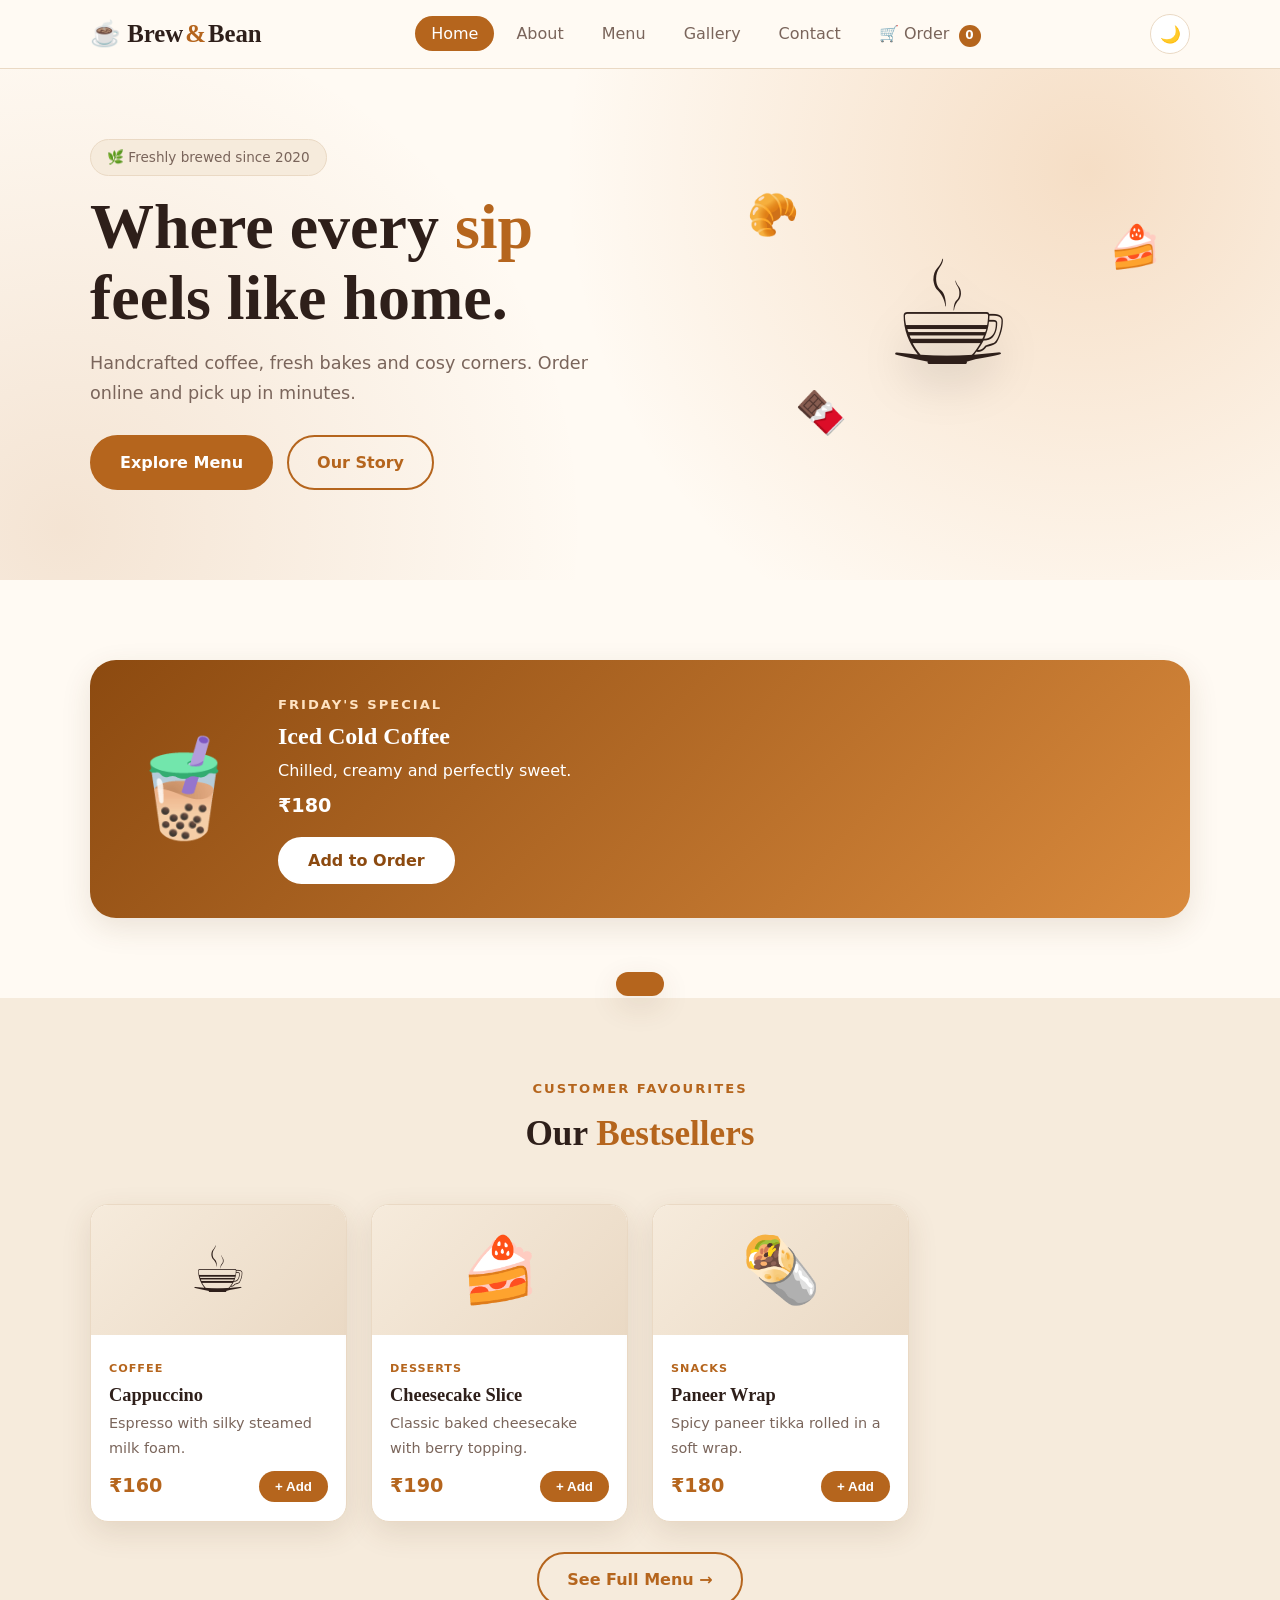
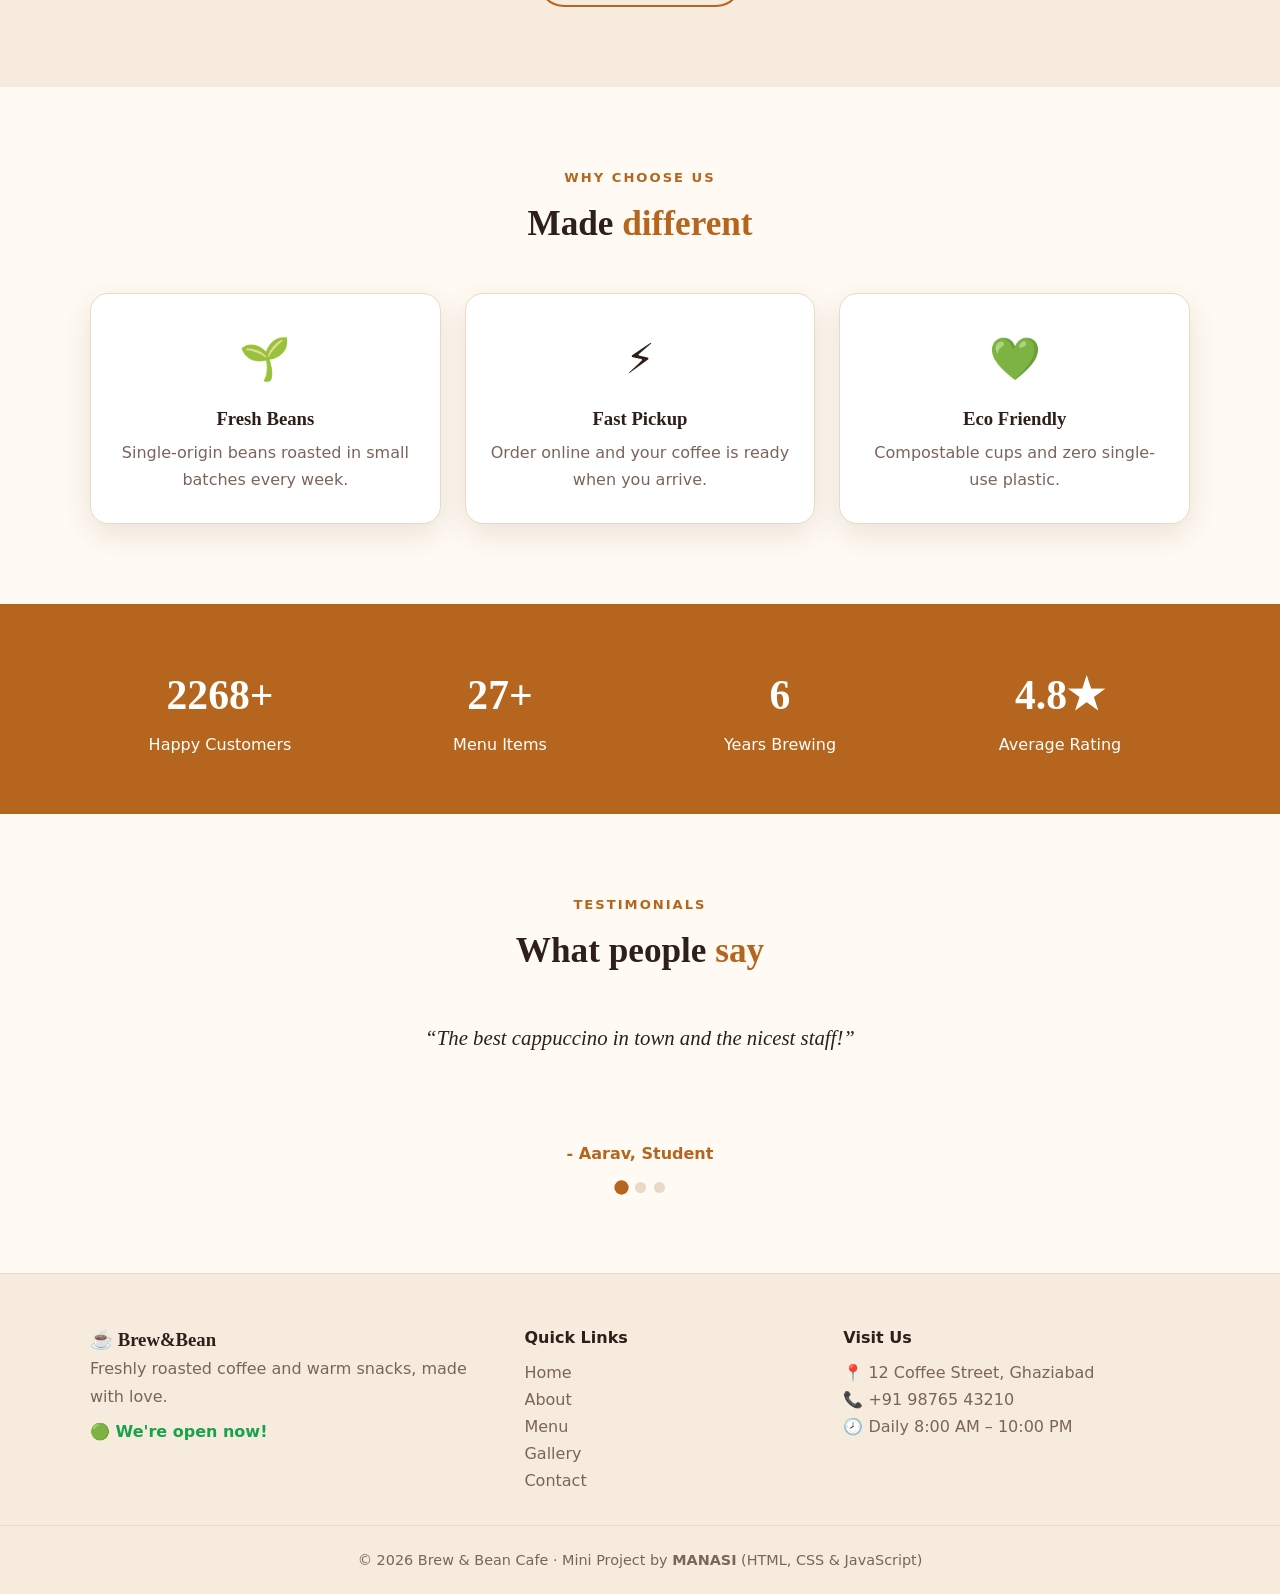
<file: brew-and-bean/index.html>
<!DOCTYPE html>
<html lang="en">
<head>
  <meta charset="UTF-8">
  <meta name="viewport" content="width=device-width, initial-scale=1.0">
  <meta name="description" content="Brew &amp; Bean Cafe - fresh coffee, snacks and desserts.">
  <title>Home | Brew &amp; Bean Cafe</title>
  <link rel="stylesheet" href="css/style.css">
</head>
<body>
  <header id="header">
    <nav class="navbar container" aria-label="Main navigation">
      <a href="index.html" class="logo">☕ Brew<span>&amp;</span>Bean</a>
      <ul class="nav-links" id="navLinks">
        <li><a href="index.html" class='active'>Home</a></li>
        <li><a href="about.html">About</a></li>
        <li><a href="menu.html">Menu</a></li>
        <li><a href="gallery.html">Gallery</a></li>
        <li><a href="contact.html">Contact</a></li>
        <li><a href="order.html" class="cart-link">🛒 Order <b id="cartCount">0</b></a></li>
      </ul>
      <div class="nav-actions">
        <button id="themeToggle" class="icon-btn" title="Toggle dark mode" aria-label="Toggle theme">🌙</button>
        <button id="menuBtn" class="icon-btn menu-btn" title="Menu" aria-label="Open menu">☰</button>
      </div>
    </nav>
  </header>

  <main>

    <section class="hero">
      <div class="container hero-grid">
        <div class="hero-text">
          <span class="chip">🌿 Freshly brewed since 2020</span>
          <h1>Where every <span class="accent">sip</span> feels like home.</h1>
          <p class="lead">Handcrafted coffee, fresh bakes and cosy corners. Order online and pick up in minutes.</p>
          <div class="btn-row">
            <a href="menu.html" class="btn btn-primary">Explore Menu</a>
            <a href="about.html" class="btn btn-outline">Our Story</a>
          </div>
        </div>
        <div class="hero-visual">
          <div class="cup">☕</div>
          <span class="float f1">🥐</span><span class="float f2">🍰</span><span class="float f3">🍫</span>
        </div>
      </div>
    </section>

    <section class="section special">
      <div class="container">
        <div class="special-card reveal">
          <div class="special-emoji" id="specialEmoji">⭐</div>
          <div>
            <p class="kicker" id="specialDay">Today's Special</p>
            <h2 id="specialName">Loading...</h2>
            <p id="specialDesc"></p>
            <p class="price" id="specialPrice"></p>
            <button class="btn btn-primary" id="specialBtn">Add to Order</button>
          </div>
        </div>
      </div>
    </section>

    <section class="section alt">
      <div class="container">
        <p class="kicker center reveal">Customer Favourites</p>
        <h2 class="title reveal">Our <span class="accent">Bestsellers</span></h2>
        <div id="featuredGrid" class="grid"></div>
        <p class="center reveal"><a href="menu.html" class="btn btn-outline">See Full Menu →</a></p>
      </div>
    </section>

    <section class="section">
      <div class="container">
        <p class="kicker center reveal">Why Choose Us</p>
        <h2 class="title reveal">Made <span class="accent">different</span></h2>
        <div class="features">
          <div class="feature reveal"><span>🌱</span><h3>Fresh Beans</h3><p>Single-origin beans roasted in small batches every week.</p></div>
          <div class="feature reveal"><span>⚡</span><h3>Fast Pickup</h3><p>Order online and your coffee is ready when you arrive.</p></div>
          <div class="feature reveal"><span>💚</span><h3>Eco Friendly</h3><p>Compostable cups and zero single-use plastic.</p></div>
        </div>
      </div>
    </section>

    <section class="section stats-band">
      <div class="container stats">
        <div><h3><span class="counter" data-target="5000">0</span>+</h3><p>Happy Customers</p></div>
        <div><h3><span class="counter" data-target="40">0</span>+</h3><p>Menu Items</p></div>
        <div><h3><span class="counter" data-target="6">0</span></h3><p>Years Brewing</p></div>
        <div><h3><span class="counter" data-target="4">0</span>.8★</h3><p>Average Rating</p></div>
      </div>
    </section>

    <section class="section">
      <div class="container">
        <p class="kicker center reveal">Testimonials</p>
        <h2 class="title reveal">What people <span class="accent">say</span></h2>
        <div class="slider reveal">
          <blockquote id="quoteText"></blockquote>
          <p id="quoteBy" class="quote-by"></p>
          <div class="dots" id="quoteDots"></div>
        </div>
      </div>
    </section>

  </main>

  <footer>
    <div class="container footer-grid">
      <div>
        <h3>☕ Brew&amp;Bean</h3>
        <p>Freshly roasted coffee and warm snacks, made with love.</p>
        <p id="openStatus" class="status"></p>
      </div>
      <div>
        <h4>Quick Links</h4>
        <ul>
          <li><a href="index.html">Home</a></li>
          <li><a href="about.html">About</a></li>
          <li><a href="menu.html">Menu</a></li>
          <li><a href="gallery.html">Gallery</a></li>
          <li><a href="contact.html">Contact</a></li>
        </ul>
      </div>
      <div>
        <h4>Visit Us</h4>
        <p>📍 12 Coffee Street, Ghaziabad</p>
        <p>📞 +91 98765 43210</p>
        <p>🕗 Daily 8:00 AM – 10:00 PM</p>
      </div>
    </div>
    <p class="copy">&copy; <span id="year"></span> Brew &amp; Bean Cafe · Mini Project by <b>MANASI</b> (HTML, CSS &amp; JavaScript)</p>
  </footer>

  <button id="toTop" class="to-top" title="Back to top" aria-label="Back to top">↑</button>
  <div id="toast" class="toast"></div>
  <script src="js/script.js"></script>
</body>
</html>
</file>
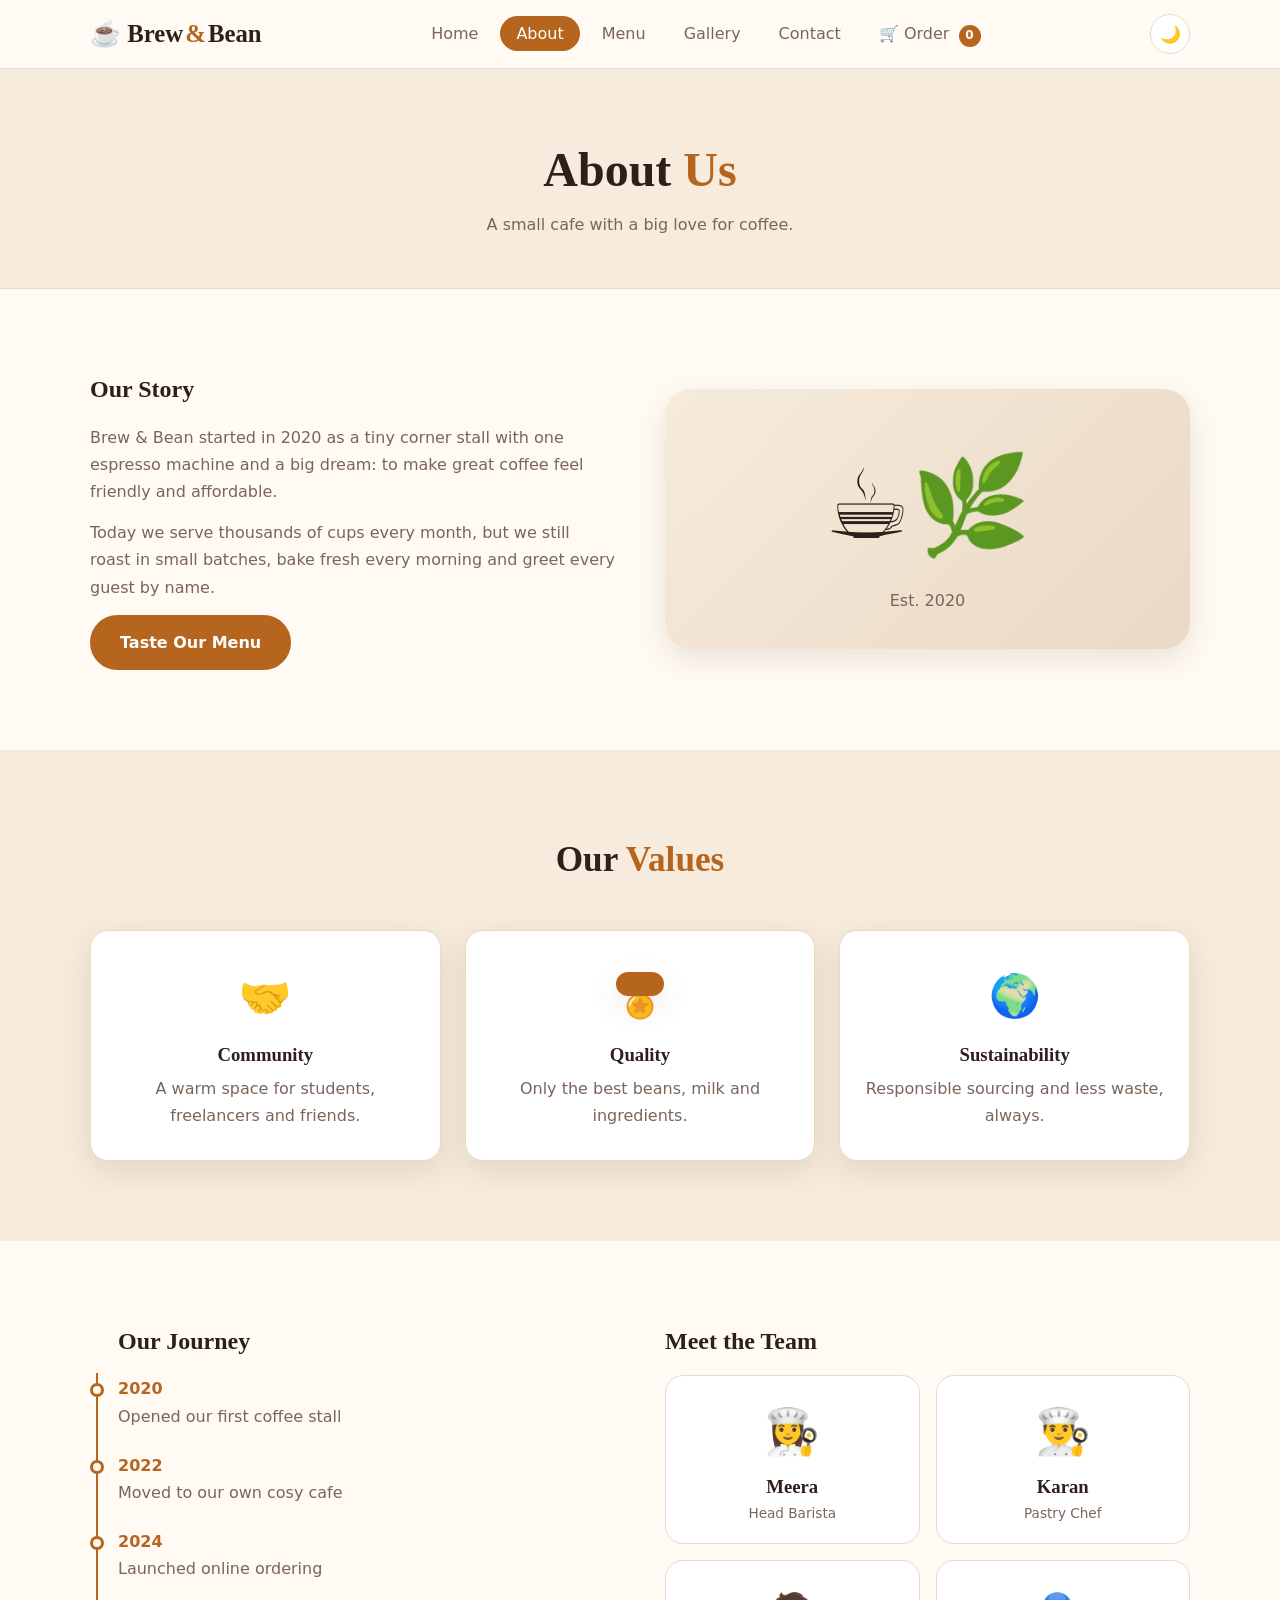
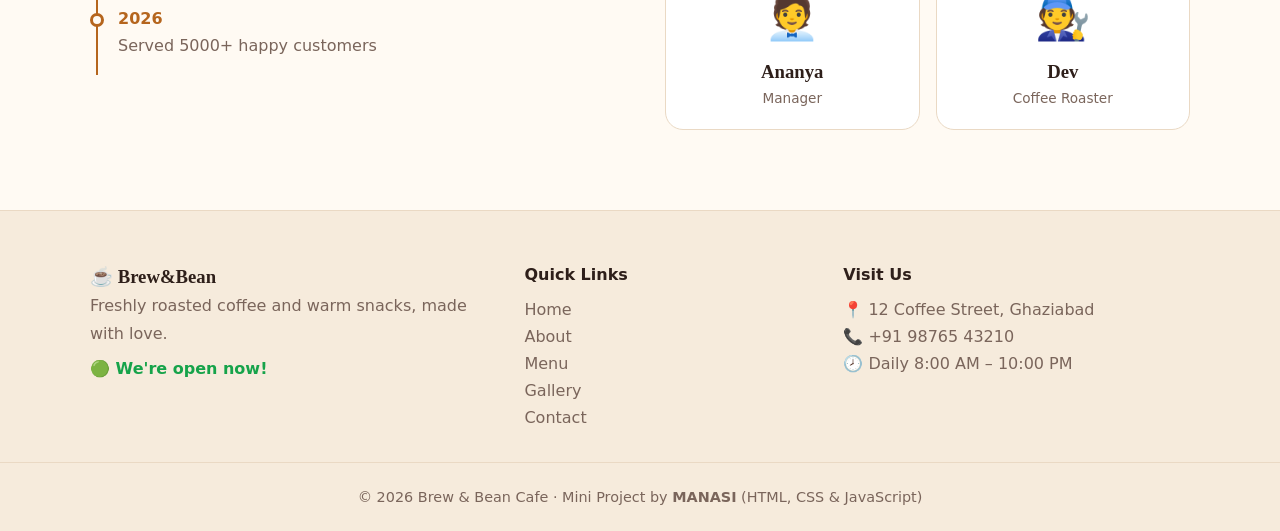
<file: brew-and-bean/about.html>
<!DOCTYPE html>
<html lang="en">
<head>
  <meta charset="UTF-8">
  <meta name="viewport" content="width=device-width, initial-scale=1.0">
  <meta name="description" content="Brew &amp; Bean Cafe - fresh coffee, snacks and desserts.">
  <title>About | Brew &amp; Bean Cafe</title>
  <link rel="stylesheet" href="css/style.css">
</head>
<body>
  <header id="header">
    <nav class="navbar container" aria-label="Main navigation">
      <a href="index.html" class="logo">☕ Brew<span>&amp;</span>Bean</a>
      <ul class="nav-links" id="navLinks">
        <li><a href="index.html">Home</a></li>
        <li><a href="about.html" class='active'>About</a></li>
        <li><a href="menu.html">Menu</a></li>
        <li><a href="gallery.html">Gallery</a></li>
        <li><a href="contact.html">Contact</a></li>
        <li><a href="order.html" class="cart-link">🛒 Order <b id="cartCount">0</b></a></li>
      </ul>
      <div class="nav-actions">
        <button id="themeToggle" class="icon-btn" title="Toggle dark mode" aria-label="Toggle theme">🌙</button>
        <button id="menuBtn" class="icon-btn menu-btn" title="Menu" aria-label="Open menu">☰</button>
      </div>
    </nav>
  </header>

  <main>

    <section class="page-banner"><div class="container"><h1>About <span class="accent">Us</span></h1><p>A small cafe with a big love for coffee.</p></div></section>

    <section class="section">
      <div class="container two-col">
        <div class="reveal">
          <h2>Our Story</h2>
          <p>Brew &amp; Bean started in 2020 as a tiny corner stall with one espresso machine and a big dream: to make great coffee feel friendly and affordable.</p>
          <p>Today we serve thousands of cups every month, but we still roast in small batches, bake fresh every morning and greet every guest by name.</p>
          <a href="menu.html" class="btn btn-primary">Taste Our Menu</a>
        </div>
        <div class="story-art reveal">☕🌿<small>Est. 2020</small></div>
      </div>
    </section>

    <section class="section alt">
      <div class="container">
        <h2 class="title reveal">Our <span class="accent">Values</span></h2>
        <div class="features">
          <div class="feature reveal"><span>🤝</span><h3>Community</h3><p>A warm space for students, freelancers and friends.</p></div>
          <div class="feature reveal"><span>🏅</span><h3>Quality</h3><p>Only the best beans, milk and ingredients.</p></div>
          <div class="feature reveal"><span>🌍</span><h3>Sustainability</h3><p>Responsible sourcing and less waste, always.</p></div>
        </div>
      </div>
    </section>

    <section class="section">
      <div class="container two-col top">
        <div class="timeline reveal">
          <h2>Our Journey</h2>
          <div class="t-item"><i></i><b>2020</b><p>Opened our first coffee stall</p></div>
          <div class="t-item"><i></i><b>2022</b><p>Moved to our own cosy cafe</p></div>
          <div class="t-item"><i></i><b>2024</b><p>Launched online ordering</p></div>
          <div class="t-item"><i></i><b>2026</b><p>Served 5000+ happy customers</p></div>
        </div>
        <div class="reveal">
          <h2>Meet the Team</h2>
          <div id="teamGrid" class="team"></div>
        </div>
      </div>
    </section>

  </main>

  <footer>
    <div class="container footer-grid">
      <div>
        <h3>☕ Brew&amp;Bean</h3>
        <p>Freshly roasted coffee and warm snacks, made with love.</p>
        <p id="openStatus" class="status"></p>
      </div>
      <div>
        <h4>Quick Links</h4>
        <ul>
          <li><a href="index.html">Home</a></li>
          <li><a href="about.html">About</a></li>
          <li><a href="menu.html">Menu</a></li>
          <li><a href="gallery.html">Gallery</a></li>
          <li><a href="contact.html">Contact</a></li>
        </ul>
      </div>
      <div>
        <h4>Visit Us</h4>
        <p>📍 12 Coffee Street, Ghaziabad</p>
        <p>📞 +91 98765 43210</p>
        <p>🕗 Daily 8:00 AM – 10:00 PM</p>
      </div>
    </div>
    <p class="copy">&copy; <span id="year"></span> Brew &amp; Bean Cafe · Mini Project by <b>MANASI</b> (HTML, CSS &amp; JavaScript)</p>
  </footer>

  <button id="toTop" class="to-top" title="Back to top" aria-label="Back to top">↑</button>
  <div id="toast" class="toast"></div>
  <script src="js/script.js"></script>
</body>
</html>
</file>
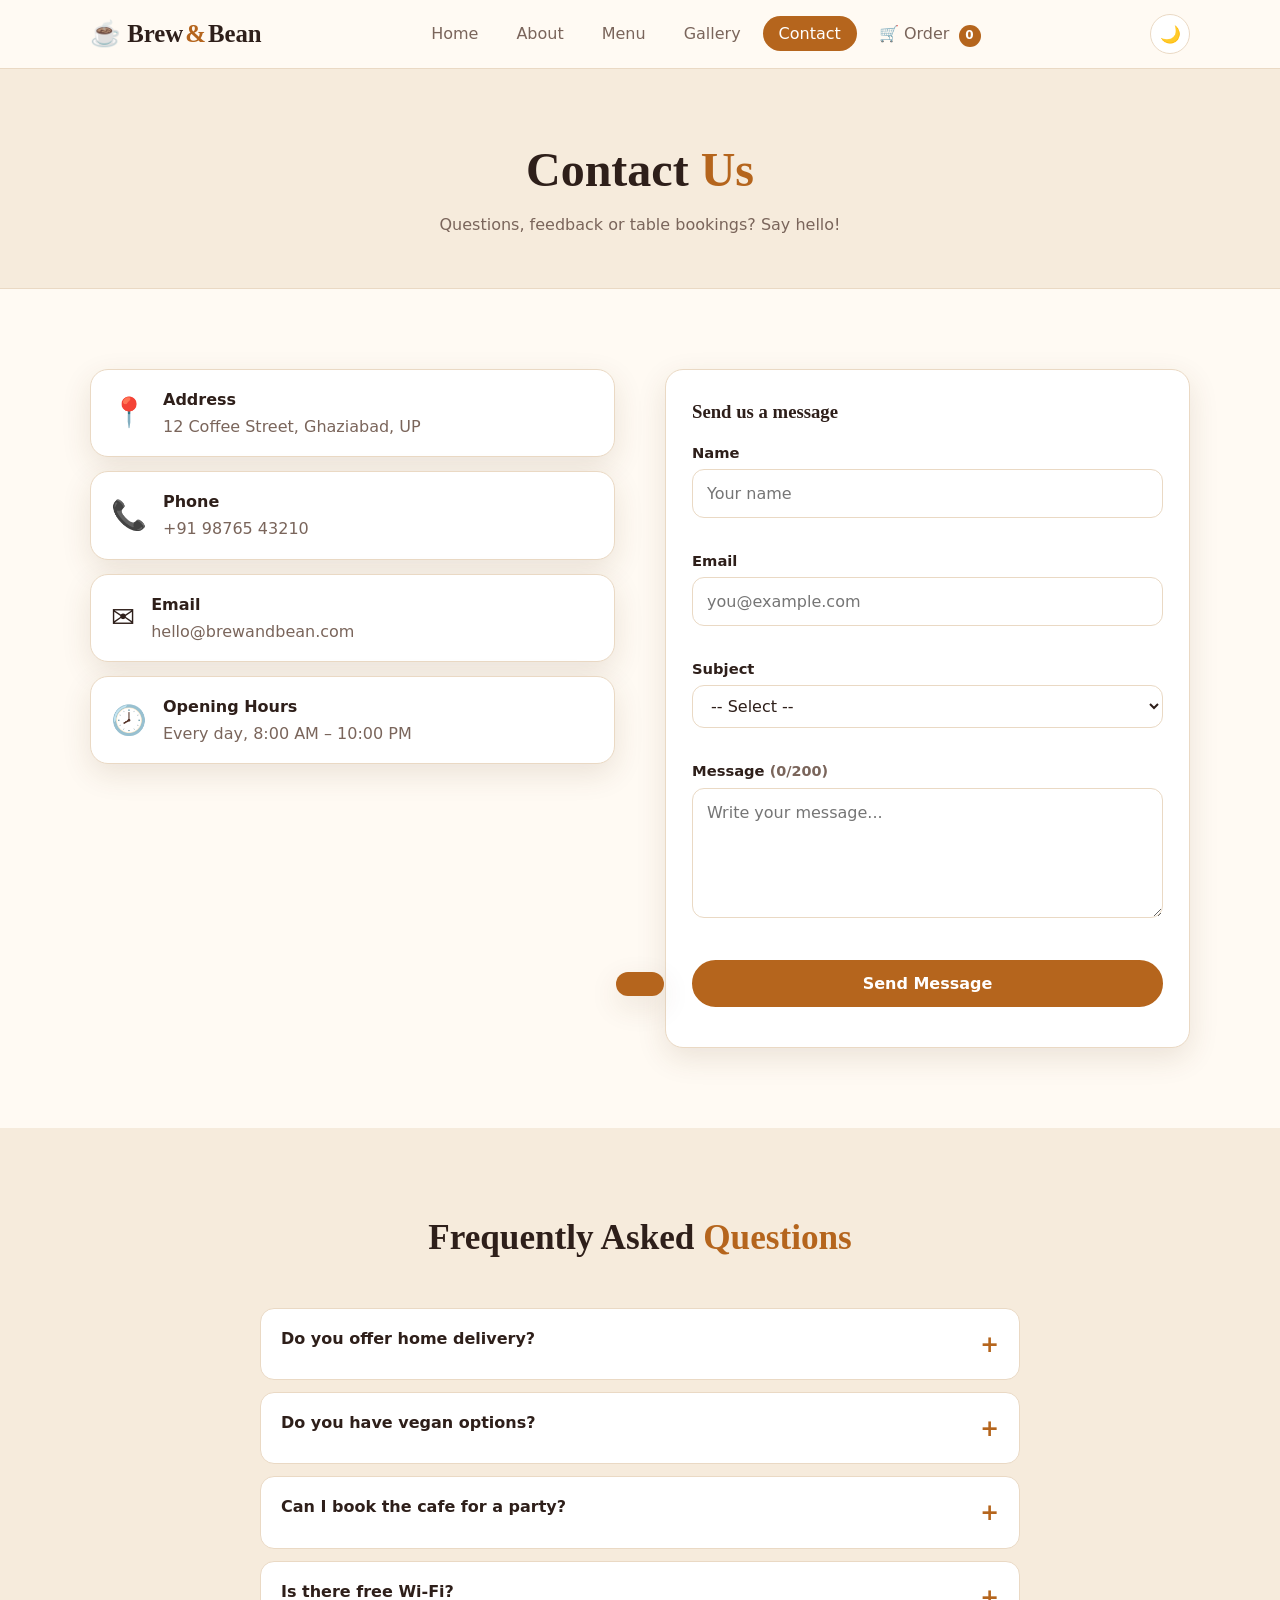
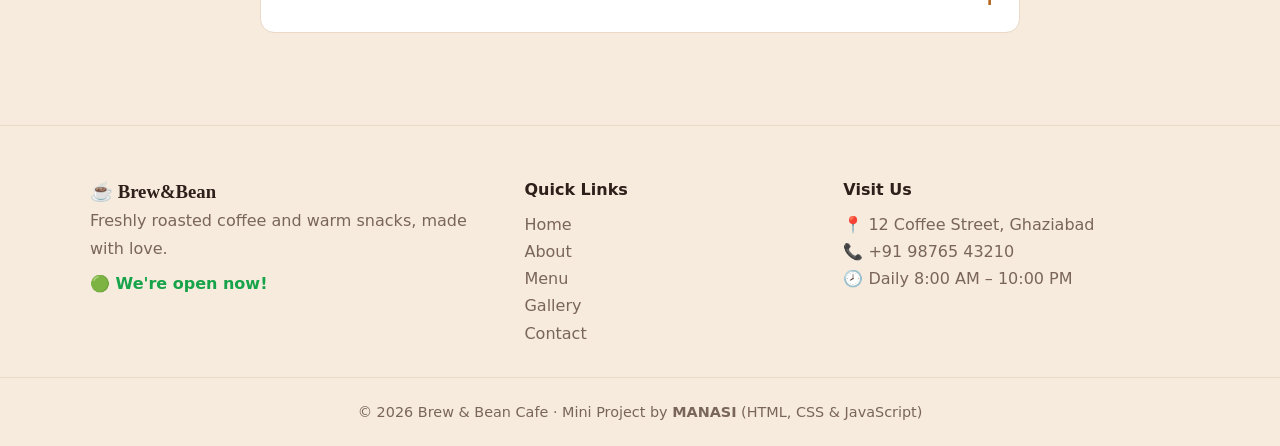
<file: brew-and-bean/contact.html>
<!DOCTYPE html>
<html lang="en">
<head>
  <meta charset="UTF-8">
  <meta name="viewport" content="width=device-width, initial-scale=1.0">
  <meta name="description" content="Brew &amp; Bean Cafe - fresh coffee, snacks and desserts.">
  <title>Contact | Brew &amp; Bean Cafe</title>
  <link rel="stylesheet" href="css/style.css">
</head>
<body>
  <header id="header">
    <nav class="navbar container" aria-label="Main navigation">
      <a href="index.html" class="logo">☕ Brew<span>&amp;</span>Bean</a>
      <ul class="nav-links" id="navLinks">
        <li><a href="index.html">Home</a></li>
        <li><a href="about.html">About</a></li>
        <li><a href="menu.html">Menu</a></li>
        <li><a href="gallery.html">Gallery</a></li>
        <li><a href="contact.html" class='active'>Contact</a></li>
        <li><a href="order.html" class="cart-link">🛒 Order <b id="cartCount">0</b></a></li>
      </ul>
      <div class="nav-actions">
        <button id="themeToggle" class="icon-btn" title="Toggle dark mode" aria-label="Toggle theme">🌙</button>
        <button id="menuBtn" class="icon-btn menu-btn" title="Menu" aria-label="Open menu">☰</button>
      </div>
    </nav>
  </header>

  <main>

    <section class="page-banner"><div class="container"><h1>Contact <span class="accent">Us</span></h1><p>Questions, feedback or table bookings? Say hello!</p></div></section>

    <section class="section">
      <div class="container two-col top">
        <div class="reveal">
          <div class="info-card"><span>📍</span><div><b>Address</b><p>12 Coffee Street, Ghaziabad, UP</p></div></div>
          <div class="info-card"><span>📞</span><div><b>Phone</b><p>+91 98765 43210</p></div></div>
          <div class="info-card"><span>✉️</span><div><b>Email</b><p>hello@brewandbean.com</p></div></div>
          <div class="info-card"><span>🕗</span><div><b>Opening Hours</b><p>Every day, 8:00 AM – 10:00 PM</p></div></div>
        </div>

        <form id="contactForm" class="card reveal" novalidate>
          <h3>Send us a message</h3>
          <label for="name">Name</label>
          <input type="text" id="name" placeholder="Your name">
          <small class="error" id="nameError"></small>
          <label for="email">Email</label>
          <input type="email" id="email" placeholder="you@example.com">
          <small class="error" id="emailError"></small>
          <label for="subject">Subject</label>
          <select id="subject">
            <option value="">-- Select --</option>
            <option>Feedback</option>
            <option>Table Booking</option>
            <option>Catering / Events</option>
            <option>Other</option>
          </select>
          <small class="error" id="subjectError"></small>
          <label for="message">Message <span class="muted" id="charCount">(0/200)</span></label>
          <textarea id="message" rows="4" maxlength="200" placeholder="Write your message..."></textarea>
          <small class="error" id="messageError"></small>
          <button type="submit" class="btn btn-primary full">Send Message</button>
          <p id="formSuccess" class="success"></p>
        </form>
      </div>
    </section>

    <section class="section alt">
      <div class="container narrow">
        <h2 class="title reveal">Frequently Asked <span class="accent">Questions</span></h2>
        <div id="faqList"></div>
      </div>
    </section>

  </main>

  <footer>
    <div class="container footer-grid">
      <div>
        <h3>☕ Brew&amp;Bean</h3>
        <p>Freshly roasted coffee and warm snacks, made with love.</p>
        <p id="openStatus" class="status"></p>
      </div>
      <div>
        <h4>Quick Links</h4>
        <ul>
          <li><a href="index.html">Home</a></li>
          <li><a href="about.html">About</a></li>
          <li><a href="menu.html">Menu</a></li>
          <li><a href="gallery.html">Gallery</a></li>
          <li><a href="contact.html">Contact</a></li>
        </ul>
      </div>
      <div>
        <h4>Visit Us</h4>
        <p>📍 12 Coffee Street, Ghaziabad</p>
        <p>📞 +91 98765 43210</p>
        <p>🕗 Daily 8:00 AM – 10:00 PM</p>
      </div>
    </div>
    <p class="copy">&copy; <span id="year"></span> Brew &amp; Bean Cafe · Mini Project by <b>MANASI</b> (HTML, CSS &amp; JavaScript)</p>
  </footer>

  <button id="toTop" class="to-top" title="Back to top" aria-label="Back to top">↑</button>
  <div id="toast" class="toast"></div>
  <script src="js/script.js"></script>
</body>
</html>
</file>
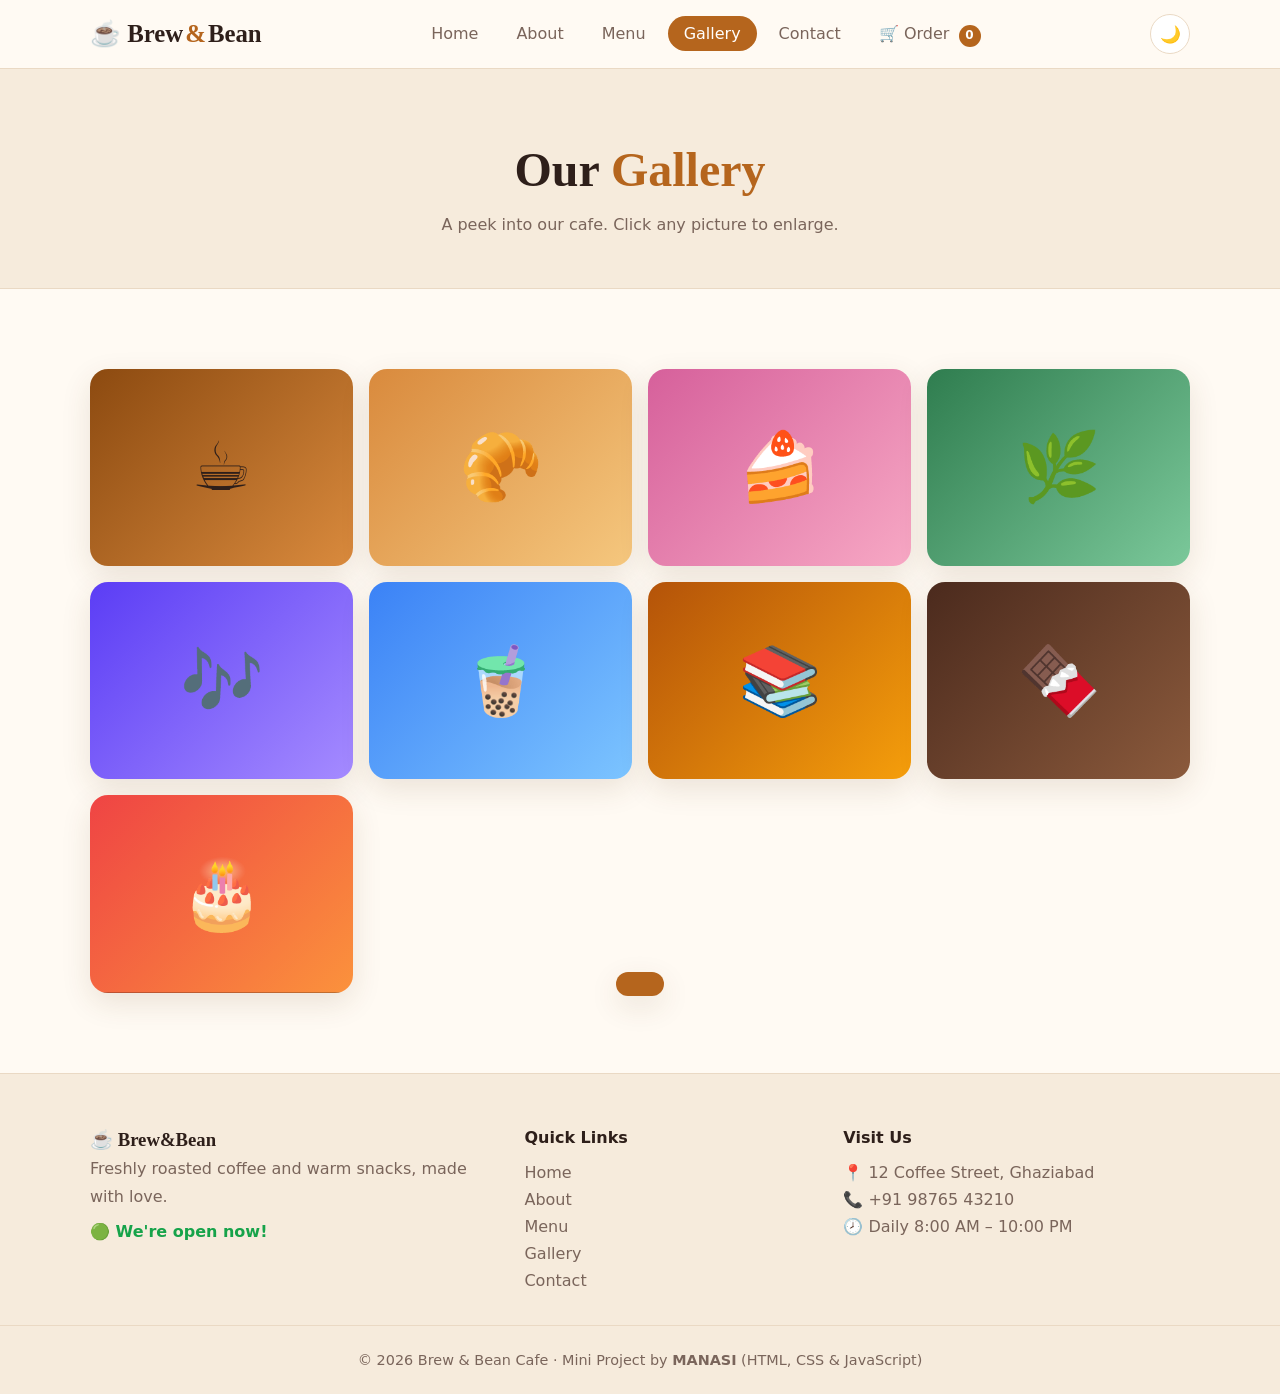
<file: brew-and-bean/gallery.html>
<!DOCTYPE html>
<html lang="en">
<head>
  <meta charset="UTF-8">
  <meta name="viewport" content="width=device-width, initial-scale=1.0">
  <meta name="description" content="Brew &amp; Bean Cafe - fresh coffee, snacks and desserts.">
  <title>Gallery | Brew &amp; Bean Cafe</title>
  <link rel="stylesheet" href="css/style.css">
</head>
<body>
  <header id="header">
    <nav class="navbar container" aria-label="Main navigation">
      <a href="index.html" class="logo">☕ Brew<span>&amp;</span>Bean</a>
      <ul class="nav-links" id="navLinks">
        <li><a href="index.html">Home</a></li>
        <li><a href="about.html">About</a></li>
        <li><a href="menu.html">Menu</a></li>
        <li><a href="gallery.html" class='active'>Gallery</a></li>
        <li><a href="contact.html">Contact</a></li>
        <li><a href="order.html" class="cart-link">🛒 Order <b id="cartCount">0</b></a></li>
      </ul>
      <div class="nav-actions">
        <button id="themeToggle" class="icon-btn" title="Toggle dark mode" aria-label="Toggle theme">🌙</button>
        <button id="menuBtn" class="icon-btn menu-btn" title="Menu" aria-label="Open menu">☰</button>
      </div>
    </nav>
  </header>

  <main>

    <section class="page-banner"><div class="container"><h1>Our <span class="accent">Gallery</span></h1><p>A peek into our cafe. Click any picture to enlarge.</p></div></section>

    <section class="section">
      <div class="container">
        <div id="galleryGrid" class="gallery"></div>
      </div>
    </section>

    <div id="lightbox" class="lightbox hidden">
      <button class="lb-close" id="lbClose" aria-label="Close">✕</button>
      <button class="lb-nav lb-prev" id="lbPrev" aria-label="Previous">‹</button>
      <div class="lb-content" id="lbContent"></div>
      <button class="lb-nav lb-next" id="lbNext" aria-label="Next">›</button>
    </div>

  </main>

  <footer>
    <div class="container footer-grid">
      <div>
        <h3>☕ Brew&amp;Bean</h3>
        <p>Freshly roasted coffee and warm snacks, made with love.</p>
        <p id="openStatus" class="status"></p>
      </div>
      <div>
        <h4>Quick Links</h4>
        <ul>
          <li><a href="index.html">Home</a></li>
          <li><a href="about.html">About</a></li>
          <li><a href="menu.html">Menu</a></li>
          <li><a href="gallery.html">Gallery</a></li>
          <li><a href="contact.html">Contact</a></li>
        </ul>
      </div>
      <div>
        <h4>Visit Us</h4>
        <p>📍 12 Coffee Street, Ghaziabad</p>
        <p>📞 +91 98765 43210</p>
        <p>🕗 Daily 8:00 AM – 10:00 PM</p>
      </div>
    </div>
    <p class="copy">&copy; <span id="year"></span> Brew &amp; Bean Cafe · Mini Project by <b>MANASI</b> (HTML, CSS &amp; JavaScript)</p>
  </footer>

  <button id="toTop" class="to-top" title="Back to top" aria-label="Back to top">↑</button>
  <div id="toast" class="toast"></div>
  <script src="js/script.js"></script>
</body>
</html>
</file>
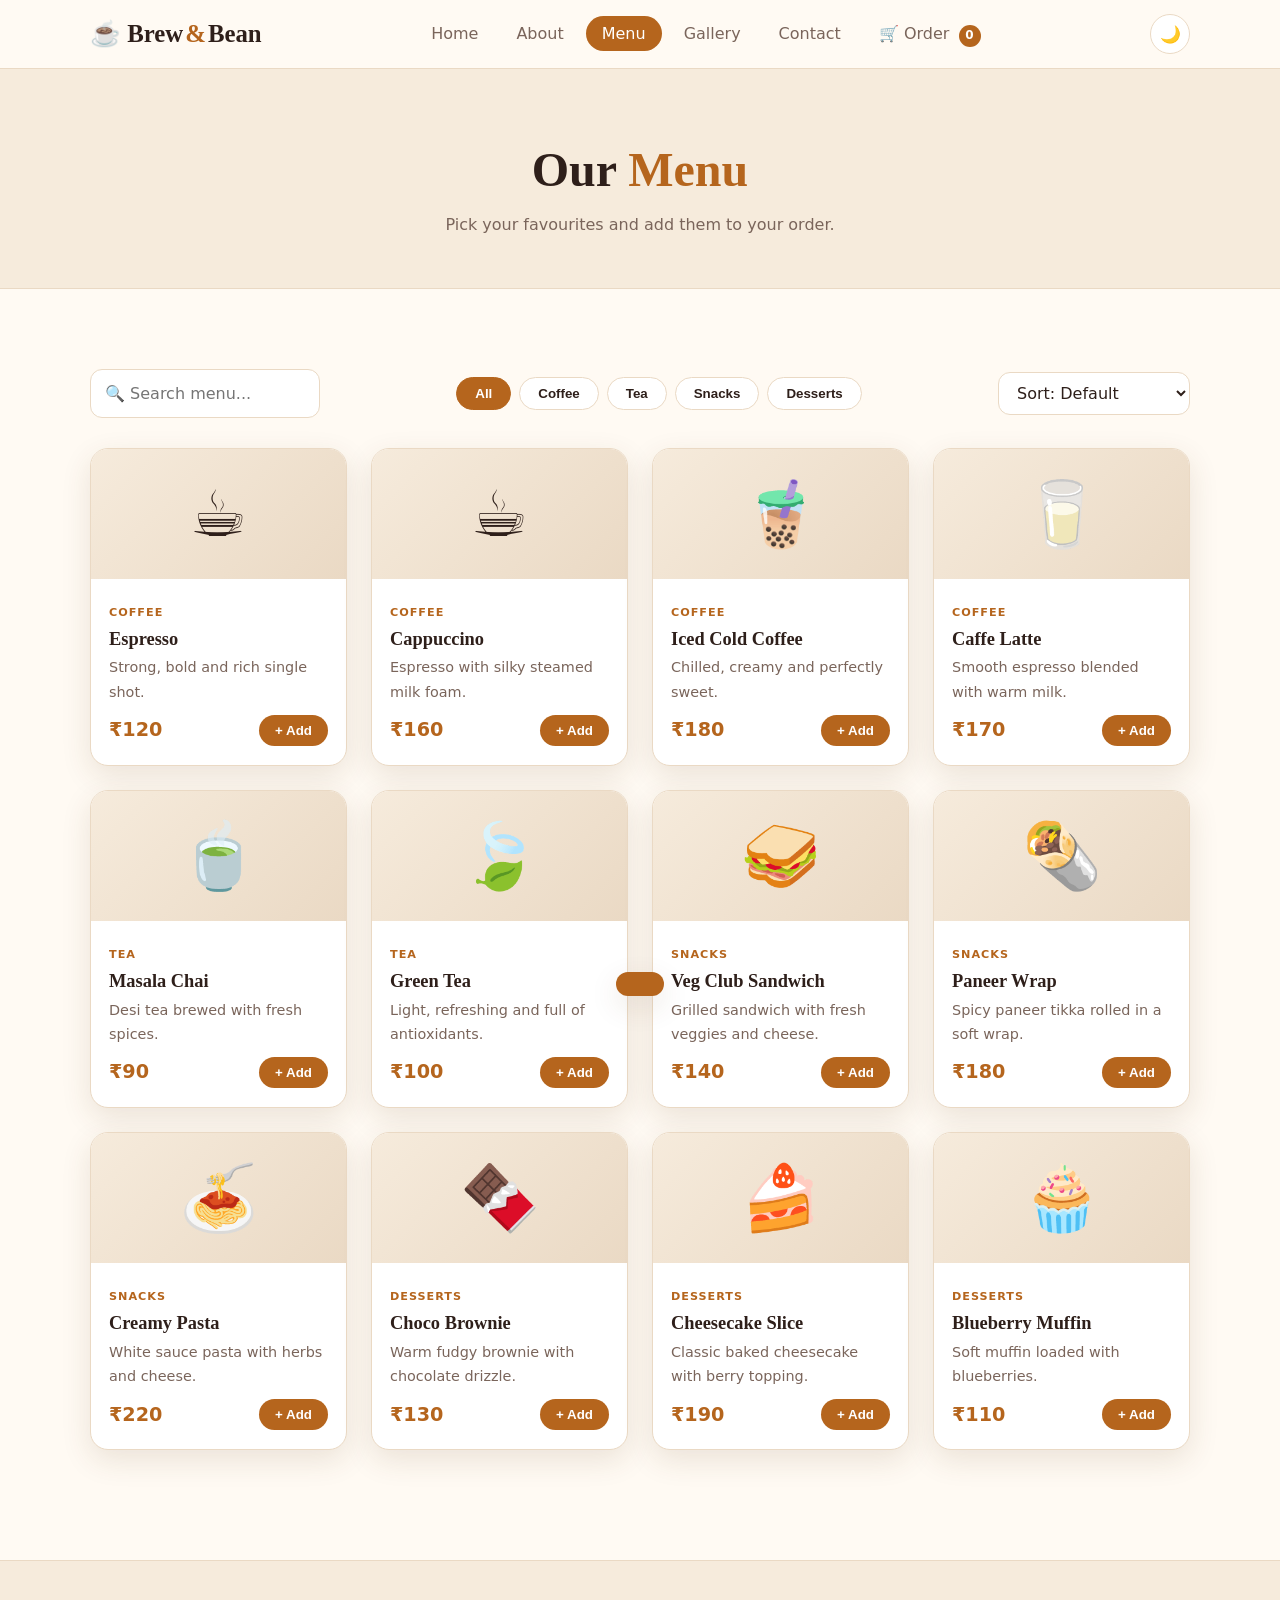
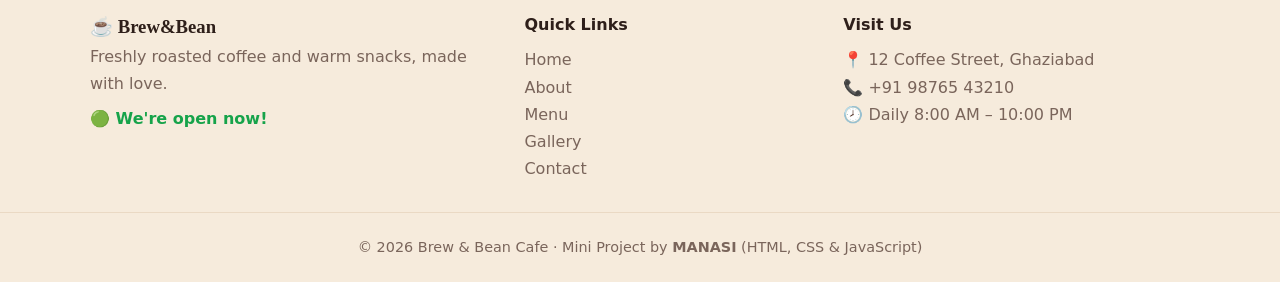
<file: brew-and-bean/menu.html>
<!DOCTYPE html>
<html lang="en">
<head>
  <meta charset="UTF-8">
  <meta name="viewport" content="width=device-width, initial-scale=1.0">
  <meta name="description" content="Brew &amp; Bean Cafe - fresh coffee, snacks and desserts.">
  <title>Menu | Brew &amp; Bean Cafe</title>
  <link rel="stylesheet" href="css/style.css">
</head>
<body>
  <header id="header">
    <nav class="navbar container" aria-label="Main navigation">
      <a href="index.html" class="logo">☕ Brew<span>&amp;</span>Bean</a>
      <ul class="nav-links" id="navLinks">
        <li><a href="index.html">Home</a></li>
        <li><a href="about.html">About</a></li>
        <li><a href="menu.html" class='active'>Menu</a></li>
        <li><a href="gallery.html">Gallery</a></li>
        <li><a href="contact.html">Contact</a></li>
        <li><a href="order.html" class="cart-link">🛒 Order <b id="cartCount">0</b></a></li>
      </ul>
      <div class="nav-actions">
        <button id="themeToggle" class="icon-btn" title="Toggle dark mode" aria-label="Toggle theme">🌙</button>
        <button id="menuBtn" class="icon-btn menu-btn" title="Menu" aria-label="Open menu">☰</button>
      </div>
    </nav>
  </header>

  <main>

    <section class="page-banner"><div class="container"><h1>Our <span class="accent">Menu</span></h1><p>Pick your favourites and add them to your order.</p></div></section>

    <section class="section">
      <div class="container">
        <div class="toolbar">
          <input type="search" id="searchBox" placeholder="🔍 Search menu..." aria-label="Search menu">
          <div class="filters" id="filters">
            <button class="filter-btn active" data-cat="all">All</button>
            <button class="filter-btn" data-cat="coffee">Coffee</button>
            <button class="filter-btn" data-cat="tea">Tea</button>
            <button class="filter-btn" data-cat="snacks">Snacks</button>
            <button class="filter-btn" data-cat="desserts">Desserts</button>
          </div>
          <select id="sortBox" aria-label="Sort menu">
            <option value="default">Sort: Default</option>
            <option value="low">Price: Low → High</option>
            <option value="high">Price: High → Low</option>
          </select>
        </div>
        <div id="menuGrid" class="grid"></div>
        <p id="noResult" class="center muted" hidden>No items found 😕</p>
      </div>
    </section>

  </main>

  <footer>
    <div class="container footer-grid">
      <div>
        <h3>☕ Brew&amp;Bean</h3>
        <p>Freshly roasted coffee and warm snacks, made with love.</p>
        <p id="openStatus" class="status"></p>
      </div>
      <div>
        <h4>Quick Links</h4>
        <ul>
          <li><a href="index.html">Home</a></li>
          <li><a href="about.html">About</a></li>
          <li><a href="menu.html">Menu</a></li>
          <li><a href="gallery.html">Gallery</a></li>
          <li><a href="contact.html">Contact</a></li>
        </ul>
      </div>
      <div>
        <h4>Visit Us</h4>
        <p>📍 12 Coffee Street, Ghaziabad</p>
        <p>📞 +91 98765 43210</p>
        <p>🕗 Daily 8:00 AM – 10:00 PM</p>
      </div>
    </div>
    <p class="copy">&copy; <span id="year"></span> Brew &amp; Bean Cafe · Mini Project by <b>MANASI</b> (HTML, CSS &amp; JavaScript)</p>
  </footer>

  <button id="toTop" class="to-top" title="Back to top" aria-label="Back to top">↑</button>
  <div id="toast" class="toast"></div>
  <script src="js/script.js"></script>
</body>
</html>
</file>
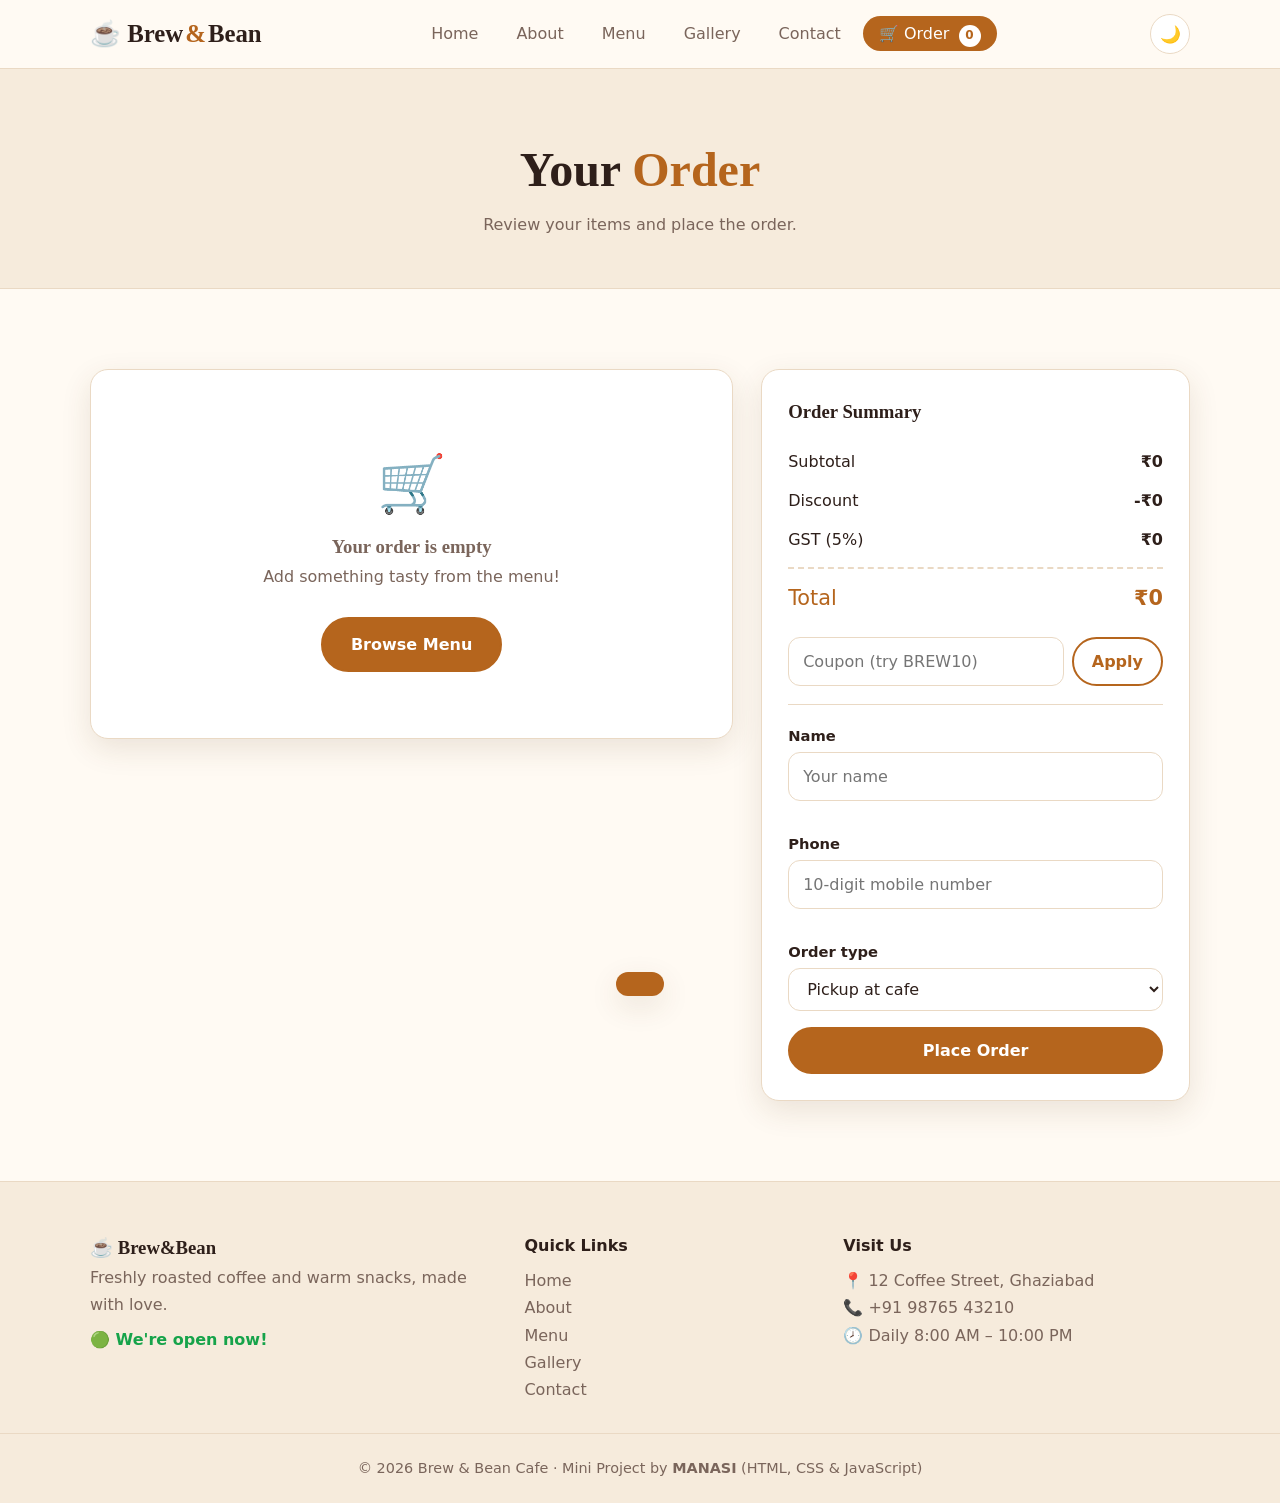
<file: brew-and-bean/order.html>
<!DOCTYPE html>
<html lang="en">
<head>
  <meta charset="UTF-8">
  <meta name="viewport" content="width=device-width, initial-scale=1.0">
  <meta name="description" content="Brew &amp; Bean Cafe - fresh coffee, snacks and desserts.">
  <title>Your Order | Brew &amp; Bean Cafe</title>
  <link rel="stylesheet" href="css/style.css">
</head>
<body>
  <header id="header">
    <nav class="navbar container" aria-label="Main navigation">
      <a href="index.html" class="logo">☕ Brew<span>&amp;</span>Bean</a>
      <ul class="nav-links" id="navLinks">
        <li><a href="index.html">Home</a></li>
        <li><a href="about.html">About</a></li>
        <li><a href="menu.html">Menu</a></li>
        <li><a href="gallery.html">Gallery</a></li>
        <li><a href="contact.html">Contact</a></li>
        <li><a href="order.html" class="cart-link active">🛒 Order <b id="cartCount">0</b></a></li>
      </ul>
      <div class="nav-actions">
        <button id="themeToggle" class="icon-btn" title="Toggle dark mode" aria-label="Toggle theme">🌙</button>
        <button id="menuBtn" class="icon-btn menu-btn" title="Menu" aria-label="Open menu">☰</button>
      </div>
    </nav>
  </header>

  <main>

    <section class="page-banner"><div class="container"><h1>Your <span class="accent">Order</span></h1><p>Review your items and place the order.</p></div></section>

    <section class="section">
      <div class="container order-grid">
        <div>
          <div id="cartBox" class="card"></div>
        </div>
        <aside class="card summary">
          <h3>Order Summary</h3>
          <div class="sum-row"><span>Subtotal</span><b id="sSub">₹0</b></div>
          <div class="sum-row"><span>Discount</span><b id="sDisc">-₹0</b></div>
          <div class="sum-row"><span>GST (5%)</span><b id="sGst">₹0</b></div>
          <div class="sum-row total"><span>Total</span><b id="sTotal">₹0</b></div>
          <div class="coupon">
            <input type="text" id="coupon" placeholder="Coupon (try BREW10)">
            <button class="btn btn-outline" id="applyCoupon" type="button">Apply</button>
          </div>
          <small id="couponMsg"></small>
          <hr>
          <form id="checkoutForm" novalidate>
            <label for="cName">Name</label>
            <input type="text" id="cName" placeholder="Your name">
            <small class="error" id="cNameErr"></small>
            <label for="cPhone">Phone</label>
            <input type="tel" id="cPhone" placeholder="10-digit mobile number" maxlength="10">
            <small class="error" id="cPhoneErr"></small>
            <label for="cType">Order type</label>
            <select id="cType"><option>Pickup at cafe</option><option>Dine-in</option></select>
            <button class="btn btn-primary full" type="submit">Place Order</button>
          </form>
        </aside>
      </div>
    </section>

    <div id="orderModal" class="modal hidden">
      <div class="modal-card">
        <div class="big">🎉</div>
        <h2>Order Placed!</h2>
        <p id="orderMsg"></p>
        <a href="menu.html" class="btn btn-primary">Order More</a>
      </div>
    </div>

  </main>

  <footer>
    <div class="container footer-grid">
      <div>
        <h3>☕ Brew&amp;Bean</h3>
        <p>Freshly roasted coffee and warm snacks, made with love.</p>
        <p id="openStatus" class="status"></p>
      </div>
      <div>
        <h4>Quick Links</h4>
        <ul>
          <li><a href="index.html">Home</a></li>
          <li><a href="about.html">About</a></li>
          <li><a href="menu.html">Menu</a></li>
          <li><a href="gallery.html">Gallery</a></li>
          <li><a href="contact.html">Contact</a></li>
        </ul>
      </div>
      <div>
        <h4>Visit Us</h4>
        <p>📍 12 Coffee Street, Ghaziabad</p>
        <p>📞 +91 98765 43210</p>
        <p>🕗 Daily 8:00 AM – 10:00 PM</p>
      </div>
    </div>
    <p class="copy">&copy; <span id="year"></span> Brew &amp; Bean Cafe · Mini Project by <b>MANASI</b> (HTML, CSS &amp; JavaScript)</p>
  </footer>

  <button id="toTop" class="to-top" title="Back to top" aria-label="Back to top">↑</button>
  <div id="toast" class="toast"></div>
  <script src="js/script.js"></script>
</body>
</html>
</file>
<file: brew-and-bean/css/style.css>
/* ===== THEME VARIABLES ===== */
:root {
  --bg: #fffaf3; --bg-alt: #f6ebdc; --card: #ffffff; --text: #2e1f1a; --muted: #7a655b;
  --primary: #b5651d; --primary-dark: #8c4a10; --accent: #d98a3d; --border: #ead9c4;
  --shadow: 0 10px 30px rgba(94, 56, 25, 0.12); --radius: 18px;
}
body.dark {
  --bg: #17110e; --bg-alt: #1f1713; --card: #2a1f19; --text: #f6ebdf; --muted: #b9a596;
  --primary: #e19a4c; --primary-dark: #c97f31; --accent: #f0b26a; --border: #3b2c23;
  --shadow: 0 10px 30px rgba(0, 0, 0, 0.45);
}

/* ===== BASE ===== */
* { margin: 0; padding: 0; box-sizing: border-box; }
html { scroll-behavior: smooth; }
body { font-family: "Segoe UI", system-ui, Arial, sans-serif; background: var(--bg); color: var(--text); line-height: 1.7; transition: background .3s, color .3s; }
h1, h2, h3, .logo { font-family: Georgia, "Times New Roman", serif; }
a { color: inherit; text-decoration: none; }
ul { list-style: none; }
.container { width: 90%; max-width: 1100px; margin: 0 auto; }
.narrow { max-width: 760px; }
.center { text-align: center; }
.muted { color: var(--muted); font-size: .9rem; }
.accent { color: var(--primary); }
.section { padding: 80px 0; }
.alt { background: var(--bg-alt); }
.title { text-align: center; font-size: 2.2rem; margin-bottom: 40px; }
.kicker { color: var(--primary); font-weight: 700; letter-spacing: 2px; text-transform: uppercase; font-size: .82rem; }
.kicker.center { margin-bottom: 4px; }
.card { background: var(--card); border: 1px solid var(--border); border-radius: var(--radius); padding: 26px; box-shadow: var(--shadow); }
[hidden], .hidden { display: none !important; }

/* ===== NAVBAR ===== */
header { position: sticky; top: 0; z-index: 100; background: color-mix(in srgb, var(--bg) 90%, transparent); backdrop-filter: blur(10px); border-bottom: 1px solid var(--border); }
.navbar { display: flex; align-items: center; justify-content: space-between; height: 68px; }
.logo { font-size: 1.55rem; font-weight: 700; }
.logo span { color: var(--primary); margin: 0 2px; }
.nav-links { display: flex; align-items: center; gap: 6px; }
.nav-links a { padding: 8px 16px; border-radius: 30px; font-weight: 500; color: var(--muted); transition: .25s; }
.nav-links a:hover { color: var(--text); background: var(--bg-alt); }
.nav-links a.active { background: var(--primary); color: #fff; }
.cart-link b { display: inline-grid; place-items: center; min-width: 22px; height: 22px; padding: 0 6px; margin-left: 4px; border-radius: 20px; background: var(--primary); color: #fff; font-size: .75rem; }
.cart-link.active b { background: #fff; color: var(--primary); }
.cart-link b.bump { animation: bump .4s; }
@keyframes bump { 50% { transform: scale(1.5); } }
.nav-actions { display: flex; gap: 8px; }
.icon-btn { width: 40px; height: 40px; border-radius: 50%; border: 1px solid var(--border); background: var(--card); color: var(--text); font-size: 1.05rem; cursor: pointer; transition: .25s; }
.icon-btn:hover { transform: translateY(-2px); box-shadow: var(--shadow); }
.menu-btn { display: none; }

/* ===== BUTTONS ===== */
.btn { display: inline-block; padding: 12px 28px; border-radius: 40px; border: 2px solid var(--primary); font-weight: 600; font-size: 1rem; cursor: pointer; transition: .25s; font-family: inherit; }
.btn-primary { background: var(--primary); color: #fff; }
.btn-primary:hover { background: var(--primary-dark); border-color: var(--primary-dark); transform: translateY(-3px); box-shadow: 0 10px 22px rgba(181, 101, 29, .35); }
.btn-outline { background: transparent; color: var(--primary); }
.btn-outline:hover { background: var(--primary); color: #fff; transform: translateY(-3px); }
.btn.full { width: 100%; margin-top: 16px; }
.btn-row { display: flex; gap: 14px; flex-wrap: wrap; }

/* ===== HERO ===== */
.hero { padding: 70px 0 90px; background: radial-gradient(circle at 85% 20%, rgba(217, 138, 61, .25), transparent 45%), radial-gradient(circle at 5% 90%, rgba(181, 101, 29, .15), transparent 40%); }
.hero-grid { display: grid; grid-template-columns: 1.2fr 1fr; gap: 40px; align-items: center; }
.chip { display: inline-block; padding: 6px 16px; border-radius: 30px; background: var(--bg-alt); border: 1px solid var(--border); font-size: .85rem; color: var(--muted); }
.hero h1 { font-size: clamp(2.4rem, 5.5vw, 4rem); line-height: 1.1; margin: 16px 0; }
.lead { color: var(--muted); font-size: 1.1rem; margin-bottom: 26px; max-width: 500px; }
.hero-visual { position: relative; display: grid; place-items: center; min-height: 320px; }
.cup { font-size: 9rem; animation: float 4s ease-in-out infinite; filter: drop-shadow(0 20px 20px rgba(0, 0, 0, .2)); }
.float { position: absolute; font-size: 2.6rem; animation: float 3.5s ease-in-out infinite; }
.f1 { top: 8%; left: 8%; } .f2 { top: 18%; right: 6%; animation-delay: -1s; } .f3 { bottom: 8%; left: 18%; animation-delay: -2s; }
@keyframes float { 50% { transform: translateY(-16px); } }

/* ===== PAGE BANNER ===== */
.page-banner { text-align: center; padding: 60px 0 50px; background: var(--bg-alt); border-bottom: 1px solid var(--border); }
.page-banner h1 { font-size: clamp(2rem, 5vw, 3rem); }
.page-banner p { color: var(--muted); }

/* ===== GRIDS & CARDS ===== */
.grid { display: grid; grid-template-columns: repeat(auto-fill, minmax(240px, 1fr)); gap: 24px; margin-bottom: 30px; }
.item { background: var(--card); border: 1px solid var(--border); border-radius: var(--radius); overflow: hidden; box-shadow: var(--shadow); transition: .3s; animation: pop .4s ease; }
@keyframes pop { from { opacity: 0; transform: translateY(14px) scale(.97); } }
.item:hover { transform: translateY(-8px); }
.item-img { height: 130px; display: grid; place-items: center; font-size: 4rem; background: linear-gradient(135deg, var(--bg-alt), var(--border)); }
.item-body { padding: 18px; }
.item-body h3 { font-size: 1.15rem; }
.item-body p { color: var(--muted); font-size: .9rem; min-height: 44px; }
.item-foot { display: flex; align-items: center; justify-content: space-between; margin-top: 10px; }
.price { font-weight: 800; font-size: 1.2rem; color: var(--primary); }
.add-btn { padding: 8px 16px; border-radius: 30px; border: none; background: var(--primary); color: #fff; font-weight: 600; cursor: pointer; transition: .2s; }
.add-btn:hover { background: var(--primary-dark); transform: scale(1.06); }
.tag { font-size: .7rem; text-transform: uppercase; letter-spacing: 1px; color: var(--primary); font-weight: 700; }

.features { display: grid; grid-template-columns: repeat(auto-fit, minmax(240px, 1fr)); gap: 24px; }
.feature { background: var(--card); border: 1px solid var(--border); border-radius: var(--radius); padding: 30px 22px; text-align: center; box-shadow: var(--shadow); transition: .3s; }
.feature:hover { transform: translateY(-6px); }
.feature span { font-size: 2.6rem; }
.feature h3 { margin: 8px 0 4px; }
.feature p { color: var(--muted); }

/* ===== SPECIAL ===== */
.special-card { display: grid; grid-template-columns: auto 1fr; gap: 34px; align-items: center; padding: 34px; border-radius: 26px; color: #fff; background: linear-gradient(135deg, #8c4a10, #d98a3d); box-shadow: var(--shadow); }
.special-card .kicker { color: #ffe3c2; }
.special-card .price { color: #fff; margin: 6px 0 14px; }
.special-card .btn-primary { background: #fff; color: var(--primary-dark); border-color: #fff; }
.special-emoji { font-size: 6rem; animation: float 3.5s ease-in-out infinite; }

/* ===== STATS ===== */
.stats-band { background: var(--primary); color: #fff; padding: 56px 0; }
.stats { display: grid; grid-template-columns: repeat(auto-fit, minmax(170px, 1fr)); gap: 20px; text-align: center; }
.stats h3 { font-size: 2.6rem; }

/* ===== TESTIMONIALS ===== */
.slider { max-width: 700px; margin: 0 auto; text-align: center; }
.slider blockquote { font-size: 1.3rem; font-style: italic; font-family: Georgia, serif; min-height: 110px; transition: opacity .4s; }
.slider blockquote.fade { opacity: 0; }
.quote-by { color: var(--primary); font-weight: 700; margin: 10px 0 14px; }
.dots { display: flex; justify-content: center; gap: 8px; }
.dots button { width: 11px; height: 11px; border-radius: 50%; border: none; background: var(--border); cursor: pointer; transition: .3s; }
.dots button.on { background: var(--primary); transform: scale(1.3); }

/* ===== ABOUT ===== */
.two-col { display: grid; grid-template-columns: 1fr 1fr; gap: 50px; align-items: center; }
.two-col.top { align-items: start; }
.two-col h2 { margin-bottom: 14px; }
.two-col p { color: var(--muted); margin-bottom: 14px; }
.story-art { min-height: 260px; border-radius: 26px; display: grid; place-items: center; align-content: center; font-size: 6rem; background: linear-gradient(135deg, var(--bg-alt), var(--border)); box-shadow: var(--shadow); }
.story-art small { font-size: 1rem; color: var(--muted); }
.timeline { position: relative; padding-left: 28px; }
.timeline::before { content: ""; position: absolute; left: 6px; top: 52px; bottom: 6px; width: 2px; background: var(--primary); }
.t-item { position: relative; margin-bottom: 22px; }
.t-item i { position: absolute; left: -28px; top: 8px; width: 14px; height: 14px; border-radius: 50%; background: var(--bg); border: 3px solid var(--primary); }
.t-item b { color: var(--primary); }
.t-item p { margin: 0; }
.team { display: grid; grid-template-columns: repeat(2, 1fr); gap: 16px; }
.member { text-align: center; padding: 18px 10px; background: var(--card); border: 1px solid var(--border); border-radius: var(--radius); transition: .3s; }
.member:hover { transform: translateY(-5px); }
.member .face { font-size: 2.8rem; }
.member p { margin: 0; font-size: .85rem; }

/* ===== MENU TOOLBAR ===== */
.toolbar { display: flex; gap: 14px; flex-wrap: wrap; align-items: center; justify-content: space-between; margin-bottom: 30px; }
.filters { display: flex; gap: 8px; flex-wrap: wrap; }
.filter-btn { padding: 8px 18px; border-radius: 30px; border: 1px solid var(--border); background: var(--card); color: var(--text); cursor: pointer; font-weight: 600; transition: .25s; }
.filter-btn:hover, .filter-btn.active { background: var(--primary); color: #fff; border-color: var(--primary); }
input, select, textarea { font: inherit; color: var(--text); background: var(--card); border: 1px solid var(--border); border-radius: 12px; padding: 10px 14px; outline: none; transition: .25s; }
input:focus, select:focus, textarea:focus { border-color: var(--primary); box-shadow: 0 0 0 3px rgba(181, 101, 29, .2); }
#searchBox { min-width: 220px; }

/* ===== ORDER PAGE ===== */
.order-grid { display: grid; grid-template-columns: 1.5fr 1fr; gap: 28px; align-items: start; }
.cart-row { display: grid; grid-template-columns: 1fr auto auto auto; gap: 14px; align-items: center; padding: 14px 0; border-bottom: 1px solid var(--border); }
.cart-row:last-child { border: none; }
.cart-name { font-weight: 600; }
.cart-name small { display: block; color: var(--muted); font-weight: 400; }
.qty { display: flex; align-items: center; gap: 8px; }
.qty button { width: 30px; height: 30px; border-radius: 50%; border: 1px solid var(--border); background: var(--bg-alt); color: var(--text); font-size: 1.1rem; cursor: pointer; }
.qty button:hover { background: var(--primary); color: #fff; }
.remove { background: none; border: none; cursor: pointer; font-size: 1.2rem; }
.empty { text-align: center; padding: 40px 10px; color: var(--muted); }
.empty .big { font-size: 3.5rem; }
.summary h3 { margin-bottom: 14px; }
.sum-row { display: flex; justify-content: space-between; padding: 6px 0; }
.sum-row.total { font-size: 1.3rem; border-top: 2px dashed var(--border); margin-top: 8px; padding-top: 12px; color: var(--primary); }
.coupon { display: flex; gap: 8px; margin-top: 14px; }
.coupon input { flex: 1; min-width: 0; }
.coupon .btn { padding: 8px 18px; }
hr { border: none; border-top: 1px solid var(--border); margin: 18px 0; }

/* ===== FORMS ===== */
label { display: block; font-weight: 600; margin: 12px 0 4px; font-size: .92rem; }
form input, form select, form textarea { width: 100%; }
.error { color: #e5484d; display: block; min-height: 18px; }
.success { color: #16a34a; font-weight: 600; margin-top: 12px; }
.info-card { display: flex; gap: 16px; align-items: center; background: var(--card); border: 1px solid var(--border); border-radius: var(--radius); padding: 16px 20px; margin-bottom: 14px; box-shadow: var(--shadow); }
.info-card > span { font-size: 1.8rem; }
.info-card p { margin: 0; color: var(--muted); }

/* ===== FAQ ===== */
.faq { background: var(--card); border: 1px solid var(--border); border-radius: 14px; margin-bottom: 12px; overflow: hidden; }
.faq-q { width: 100%; text-align: left; padding: 16px 20px; background: none; border: none; color: var(--text); font: inherit; font-weight: 600; cursor: pointer; display: flex; justify-content: space-between; }
.faq-q::after { content: "+"; font-size: 1.4rem; color: var(--primary); transition: .3s; }
.faq.open .faq-q::after { transform: rotate(45deg); }
.faq-a { max-height: 0; overflow: hidden; padding: 0 20px; color: var(--muted); transition: max-height .35s, padding .35s; }
.faq.open .faq-a { max-height: 150px; padding: 0 20px 16px; }

/* ===== GALLERY ===== */
.gallery { display: grid; grid-template-columns: repeat(auto-fill, minmax(230px, 1fr)); gap: 16px; }
.g-tile { aspect-ratio: 4/3; border-radius: var(--radius); display: grid; place-items: center; font-size: 4.2rem; cursor: pointer; position: relative; overflow: hidden; transition: .35s; box-shadow: var(--shadow); }
.g-tile:hover { transform: scale(1.05) rotate(-1deg); }
.g-tile span { position: absolute; bottom: 0; left: 0; right: 0; padding: 8px; font-size: .9rem; text-align: center; color: #fff; background: rgba(0, 0, 0, .45); transform: translateY(100%); transition: .3s; }
.g-tile:hover span { transform: none; }
.lightbox { position: fixed; inset: 0; background: rgba(0, 0, 0, .88); z-index: 300; display: grid; place-items: center; }
.lb-content { width: min(86vw, 560px); aspect-ratio: 4/3; border-radius: 22px; display: grid; place-items: center; align-content: center; font-size: 8rem; color: #fff; animation: pop .3s; }
.lb-content small { font-size: 1.2rem; }
.lb-nav, .lb-close { position: absolute; background: rgba(255, 255, 255, .15); color: #fff; border: none; border-radius: 50%; width: 48px; height: 48px; font-size: 1.8rem; cursor: pointer; transition: .2s; }
.lb-nav:hover, .lb-close:hover { background: var(--primary); }
.lb-prev { left: 4%; } .lb-next { right: 4%; } .lb-close { top: 20px; right: 20px; font-size: 1.2rem; }

/* ===== MODAL / TOAST ===== */
.modal { position: fixed; inset: 0; background: rgba(0, 0, 0, .6); display: grid; place-items: center; z-index: 300; }
.modal-card { background: var(--card); padding: 36px 40px; border-radius: 24px; text-align: center; max-width: 380px; animation: pop .35s; }
.modal-card .big { font-size: 4rem; }
.modal-card p { margin: 10px 0 20px; color: var(--muted); }
.toast { position: fixed; left: 50%; bottom: 24px; transform: translate(-50%, 120px); background: var(--primary); color: #fff; padding: 12px 24px; border-radius: 40px; font-weight: 600; transition: transform .4s; z-index: 400; box-shadow: var(--shadow); }
.toast.show { transform: translate(-50%, 0); }

/* ===== FOOTER ===== */
footer { background: var(--bg-alt); border-top: 1px solid var(--border); padding-top: 50px; }
.footer-grid { display: grid; grid-template-columns: 1.4fr 1fr 1.2fr; gap: 30px; }
footer h4 { margin-bottom: 8px; }
footer p, footer li { color: var(--muted); }
footer a:hover { color: var(--primary); }
.status { margin-top: 8px; font-weight: 700; }
.status.open { color: #16a34a; } .status.closed { color: #e5484d; }
.copy { text-align: center; padding: 22px 10px; margin-top: 30px; border-top: 1px solid var(--border); font-size: .9rem; color: var(--muted); }
.to-top { position: fixed; right: 20px; bottom: 20px; width: 46px; height: 46px; border-radius: 50%; border: none; background: var(--primary); color: #fff; font-size: 1.3rem; cursor: pointer; opacity: 0; pointer-events: none; transition: .3s; z-index: 90; }
.to-top.show { opacity: 1; pointer-events: auto; }
.reveal { opacity: 0; transform: translateY(30px); transition: opacity .7s, transform .7s; }
.reveal.visible { opacity: 1; transform: none; }

/* ===== RESPONSIVE ===== */
@media (max-width: 860px) {
  .menu-btn { display: block; }
  .nav-links { position: absolute; top: 68px; left: 0; width: 100%; flex-direction: column; align-items: stretch; gap: 0; background: var(--bg); border-bottom: 1px solid var(--border); max-height: 0; overflow: hidden; transition: max-height .35s; }
  .nav-links.open { max-height: 420px; padding: 8px 0; }
  .nav-links a { display: block; border-radius: 0; padding: 12px 5%; }
  .hero-grid, .two-col, .order-grid, .footer-grid, .special-card { grid-template-columns: 1fr; text-align: center; }
  .hero-visual { order: -1; min-height: 240px; } .cup { font-size: 7rem; }
  .lead { margin-inline: auto; } .btn-row { justify-content: center; }
  .special-emoji { font-size: 4.5rem; }
  .two-col p, .timeline { text-align: left; }
}
@media (max-width: 520px) {
  .cart-row { grid-template-columns: 1fr auto; } .toolbar { flex-direction: column; align-items: stretch; }
}
</file>
